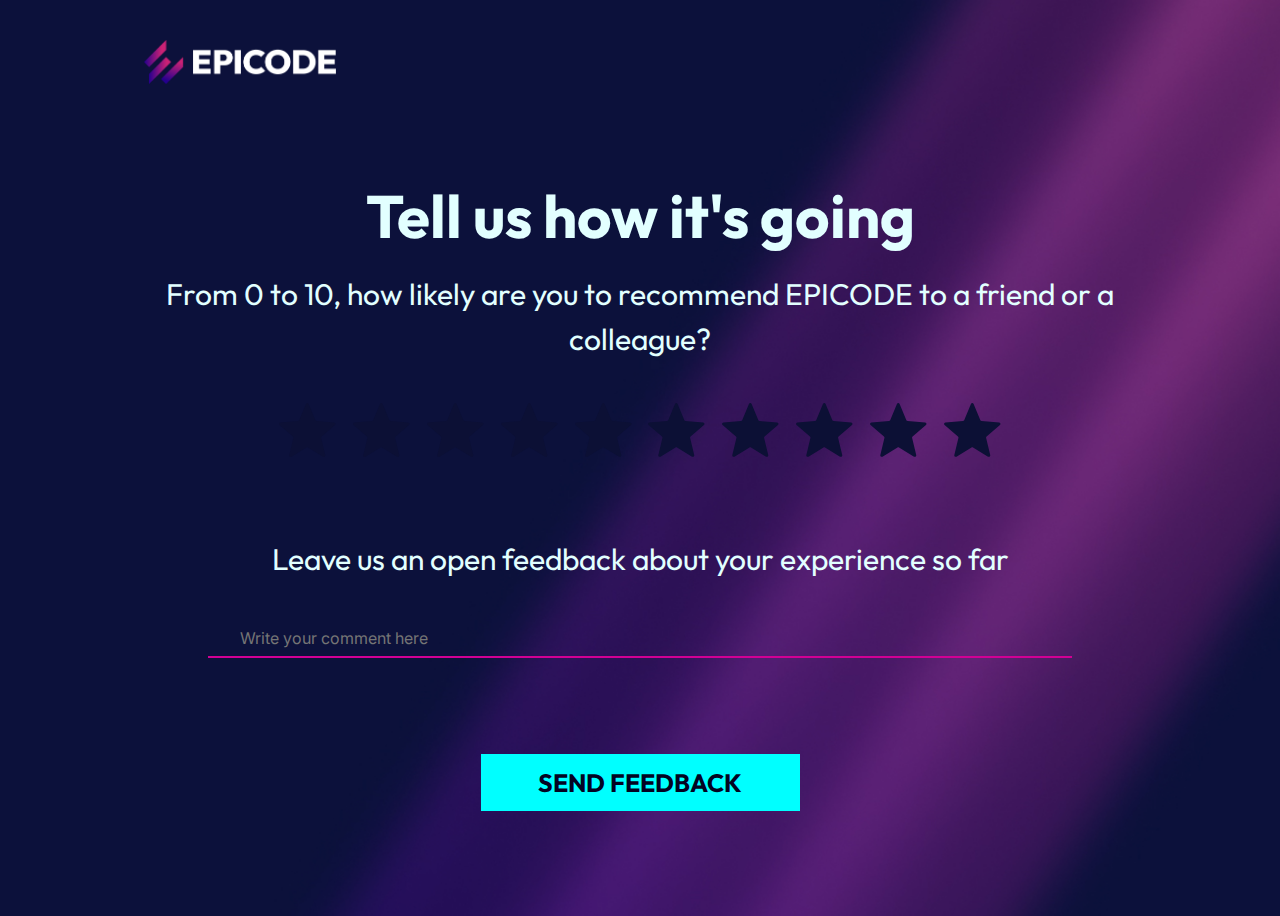
<file: stelline_mod.html>
<!DOCTYPE html>
<html lang="en">
  <head>
    <meta charset="UTF-8" />
    <meta name="viewport" content="width=device-width, initial-scale=1.0" />
    <link rel="stylesheet" href="assets/style/stelline_mod.css" />
    <link
      rel="stylesheet"
      href="https://cdnjs.cloudflare.com/ajax/libs/font-awesome/5.15.4/css/all.min.css"
    />
    <title>Feedback_page</title>
  </head>
  <body>
    <header>
      <img src="assets/images/epicode_logo.png" alt="LOGOEPICODE" />
    </header>
    <div class="mainBody">
      <h1>Tell us how it's going</h1>
      <h2>
        From 0 to 10, how likely are you to recommend EPICODE to a friend or a
        colleague?
      </h2>
      <div class="starRating">
        <div id="container">
          <svg
            class="space"
            width="57"
            height="56"
            viewBox="0 0 47 46"
            fill="white"
            xmlns="http://www.w3.org/2000/svg"
          >
            <path
              class="starsClass"
              d="M22.2044 1.55551C22.6143 0.569963 24.0104 0.569964 24.4203 1.55552L29.9874 14.9402C30.1602 15.3557 30.5509 15.6396 30.9994 15.6756L45.4494 16.834C46.5134 16.9193 46.9448 18.2471 46.1341 18.9415L35.1248 28.3722C34.7831 28.6649 34.6338 29.1242 34.7382 29.5619L38.1018 43.6626C38.3494 44.7009 37.2199 45.5215 36.309 44.9651L23.9379 37.4089C23.5538 37.1743 23.0709 37.1743 22.6868 37.4089L10.3157 44.9651C9.40478 45.5215 8.27528 44.7009 8.52295 43.6626L11.8865 29.5619C11.9909 29.1242 11.8416 28.6649 11.4999 28.3722L0.490575 18.9415C-0.320069 18.2471 0.111362 16.9193 1.17535 16.834L15.6253 15.6756C16.0738 15.6396 16.4645 15.3557 16.6374 14.9402L22.2044 1.55551Z"
              fill="black"
            />
          </svg>
          <svg
            class="space"
            width="57"
            height="56"
            viewBox="0 0 47 46"
            fill="white"
            xmlns="http://www.w3.org/2000/svg"
          >
            <path
              class="starsClass"
              d="M22.2044 1.55551C22.6143 0.569963 24.0104 0.569964 24.4203 1.55552L29.9874 14.9402C30.1602 15.3557 30.5509 15.6396 30.9994 15.6756L45.4494 16.834C46.5134 16.9193 46.9448 18.2471 46.1341 18.9415L35.1248 28.3722C34.7831 28.6649 34.6338 29.1242 34.7382 29.5619L38.1018 43.6626C38.3494 44.7009 37.2199 45.5215 36.309 44.9651L23.9379 37.4089C23.5538 37.1743 23.0709 37.1743 22.6868 37.4089L10.3157 44.9651C9.40478 45.5215 8.27528 44.7009 8.52295 43.6626L11.8865 29.5619C11.9909 29.1242 11.8416 28.6649 11.4999 28.3722L0.490575 18.9415C-0.320069 18.2471 0.111362 16.9193 1.17535 16.834L15.6253 15.6756C16.0738 15.6396 16.4645 15.3557 16.6374 14.9402L22.2044 1.55551Z"
              fill="black"
            />
          </svg>
          <svg
            class="space"
            width="57"
            height="56"
            viewBox="0 0 47 46"
            fill="white"
            xmlns="http://www.w3.org/2000/svg"
          >
            <path
              class="starsClass"
              d="M22.2044 1.55551C22.6143 0.569963 24.0104 0.569964 24.4203 1.55552L29.9874 14.9402C30.1602 15.3557 30.5509 15.6396 30.9994 15.6756L45.4494 16.834C46.5134 16.9193 46.9448 18.2471 46.1341 18.9415L35.1248 28.3722C34.7831 28.6649 34.6338 29.1242 34.7382 29.5619L38.1018 43.6626C38.3494 44.7009 37.2199 45.5215 36.309 44.9651L23.9379 37.4089C23.5538 37.1743 23.0709 37.1743 22.6868 37.4089L10.3157 44.9651C9.40478 45.5215 8.27528 44.7009 8.52295 43.6626L11.8865 29.5619C11.9909 29.1242 11.8416 28.6649 11.4999 28.3722L0.490575 18.9415C-0.320069 18.2471 0.111362 16.9193 1.17535 16.834L15.6253 15.6756C16.0738 15.6396 16.4645 15.3557 16.6374 14.9402L22.2044 1.55551Z"
              fill="black"
            />
          </svg>
          <svg
            class="space"
            width="57"
            height="56"
            viewBox="0 0 47 46"
            fill="white"
            xmlns="http://www.w3.org/2000/svg"
          >
            <path
              class="starsClass"
              d="M22.2044 1.55551C22.6143 0.569963 24.0104 0.569964 24.4203 1.55552L29.9874 14.9402C30.1602 15.3557 30.5509 15.6396 30.9994 15.6756L45.4494 16.834C46.5134 16.9193 46.9448 18.2471 46.1341 18.9415L35.1248 28.3722C34.7831 28.6649 34.6338 29.1242 34.7382 29.5619L38.1018 43.6626C38.3494 44.7009 37.2199 45.5215 36.309 44.9651L23.9379 37.4089C23.5538 37.1743 23.0709 37.1743 22.6868 37.4089L10.3157 44.9651C9.40478 45.5215 8.27528 44.7009 8.52295 43.6626L11.8865 29.5619C11.9909 29.1242 11.8416 28.6649 11.4999 28.3722L0.490575 18.9415C-0.320069 18.2471 0.111362 16.9193 1.17535 16.834L15.6253 15.6756C16.0738 15.6396 16.4645 15.3557 16.6374 14.9402L22.2044 1.55551Z"
              fill="black"
            />
          </svg>
          <svg
            class="space"
            width="57"
            height="56"
            viewBox="0 0 47 46"
            fill="white"
            xmlns="http://www.w3.org/2000/svg"
          >
            <path
              class="starsClass"
              d="M22.2044 1.55551C22.6143 0.569963 24.0104 0.569964 24.4203 1.55552L29.9874 14.9402C30.1602 15.3557 30.5509 15.6396 30.9994 15.6756L45.4494 16.834C46.5134 16.9193 46.9448 18.2471 46.1341 18.9415L35.1248 28.3722C34.7831 28.6649 34.6338 29.1242 34.7382 29.5619L38.1018 43.6626C38.3494 44.7009 37.2199 45.5215 36.309 44.9651L23.9379 37.4089C23.5538 37.1743 23.0709 37.1743 22.6868 37.4089L10.3157 44.9651C9.40478 45.5215 8.27528 44.7009 8.52295 43.6626L11.8865 29.5619C11.9909 29.1242 11.8416 28.6649 11.4999 28.3722L0.490575 18.9415C-0.320069 18.2471 0.111362 16.9193 1.17535 16.834L15.6253 15.6756C16.0738 15.6396 16.4645 15.3557 16.6374 14.9402L22.2044 1.55551Z"
              fill="black"
            />
          </svg>
          <svg
            class="space"
            width="57"
            height="56"
            viewBox="0 0 47 46"
            fill="white"
            xmlns="http://www.w3.org/2000/svg"
          >
            <path
              class="starsClass"
              d="M22.2044 1.55551C22.6143 0.569963 24.0104 0.569964 24.4203 1.55552L29.9874 14.9402C30.1602 15.3557 30.5509 15.6396 30.9994 15.6756L45.4494 16.834C46.5134 16.9193 46.9448 18.2471 46.1341 18.9415L35.1248 28.3722C34.7831 28.6649 34.6338 29.1242 34.7382 29.5619L38.1018 43.6626C38.3494 44.7009 37.2199 45.5215 36.309 44.9651L23.9379 37.4089C23.5538 37.1743 23.0709 37.1743 22.6868 37.4089L10.3157 44.9651C9.40478 45.5215 8.27528 44.7009 8.52295 43.6626L11.8865 29.5619C11.9909 29.1242 11.8416 28.6649 11.4999 28.3722L0.490575 18.9415C-0.320069 18.2471 0.111362 16.9193 1.17535 16.834L15.6253 15.6756C16.0738 15.6396 16.4645 15.3557 16.6374 14.9402L22.2044 1.55551Z"
              fill="black"
            />
          </svg>
          <svg
            class="space"
            width="57"
            height="56"
            viewBox="0 0 47 46"
            fill="white"
            xmlns="http://www.w3.org/2000/svg"
          >
            <path
              class="starsClass"
              d="M22.2044 1.55551C22.6143 0.569963 24.0104 0.569964 24.4203 1.55552L29.9874 14.9402C30.1602 15.3557 30.5509 15.6396 30.9994 15.6756L45.4494 16.834C46.5134 16.9193 46.9448 18.2471 46.1341 18.9415L35.1248 28.3722C34.7831 28.6649 34.6338 29.1242 34.7382 29.5619L38.1018 43.6626C38.3494 44.7009 37.2199 45.5215 36.309 44.9651L23.9379 37.4089C23.5538 37.1743 23.0709 37.1743 22.6868 37.4089L10.3157 44.9651C9.40478 45.5215 8.27528 44.7009 8.52295 43.6626L11.8865 29.5619C11.9909 29.1242 11.8416 28.6649 11.4999 28.3722L0.490575 18.9415C-0.320069 18.2471 0.111362 16.9193 1.17535 16.834L15.6253 15.6756C16.0738 15.6396 16.4645 15.3557 16.6374 14.9402L22.2044 1.55551Z"
              fill="black"
            />
          </svg>
          <svg
            class="space"
            width="57"
            height="56"
            viewBox="0 0 47 46"
            fill="white"
            xmlns="http://www.w3.org/2000/svg"
          >
            <path
              class="starsClass"
              d="M22.2044 1.55551C22.6143 0.569963 24.0104 0.569964 24.4203 1.55552L29.9874 14.9402C30.1602 15.3557 30.5509 15.6396 30.9994 15.6756L45.4494 16.834C46.5134 16.9193 46.9448 18.2471 46.1341 18.9415L35.1248 28.3722C34.7831 28.6649 34.6338 29.1242 34.7382 29.5619L38.1018 43.6626C38.3494 44.7009 37.2199 45.5215 36.309 44.9651L23.9379 37.4089C23.5538 37.1743 23.0709 37.1743 22.6868 37.4089L10.3157 44.9651C9.40478 45.5215 8.27528 44.7009 8.52295 43.6626L11.8865 29.5619C11.9909 29.1242 11.8416 28.6649 11.4999 28.3722L0.490575 18.9415C-0.320069 18.2471 0.111362 16.9193 1.17535 16.834L15.6253 15.6756C16.0738 15.6396 16.4645 15.3557 16.6374 14.9402L22.2044 1.55551Z"
              fill="black"
            />
          </svg>
          <svg
            class="space"
            width="57"
            height="56"
            viewBox="0 0 47 46"
            fill="white"
            xmlns="http://www.w3.org/2000/svg"
          >
            <path
              class="starsClass"
              d="M22.2044 1.55551C22.6143 0.569963 24.0104 0.569964 24.4203 1.55552L29.9874 14.9402C30.1602 15.3557 30.5509 15.6396 30.9994 15.6756L45.4494 16.834C46.5134 16.9193 46.9448 18.2471 46.1341 18.9415L35.1248 28.3722C34.7831 28.6649 34.6338 29.1242 34.7382 29.5619L38.1018 43.6626C38.3494 44.7009 37.2199 45.5215 36.309 44.9651L23.9379 37.4089C23.5538 37.1743 23.0709 37.1743 22.6868 37.4089L10.3157 44.9651C9.40478 45.5215 8.27528 44.7009 8.52295 43.6626L11.8865 29.5619C11.9909 29.1242 11.8416 28.6649 11.4999 28.3722L0.490575 18.9415C-0.320069 18.2471 0.111362 16.9193 1.17535 16.834L15.6253 15.6756C16.0738 15.6396 16.4645 15.3557 16.6374 14.9402L22.2044 1.55551Z"
              fill="black"
            />
          </svg>
          <svg
            class="space"
            width="57"
            height="56"
            viewBox="0 0 47 46"
            fill="white"
            xmlns="http://www.w3.org/2000/svg"
          >
            <path
              class="starsClass"
              d="M22.2044 1.55551C22.6143 0.569963 24.0104 0.569964 24.4203 1.55552L29.9874 14.9402C30.1602 15.3557 30.5509 15.6396 30.9994 15.6756L45.4494 16.834C46.5134 16.9193 46.9448 18.2471 46.1341 18.9415L35.1248 28.3722C34.7831 28.6649 34.6338 29.1242 34.7382 29.5619L38.1018 43.6626C38.3494 44.7009 37.2199 45.5215 36.309 44.9651L23.9379 37.4089C23.5538 37.1743 23.0709 37.1743 22.6868 37.4089L10.3157 44.9651C9.40478 45.5215 8.27528 44.7009 8.52295 43.6626L11.8865 29.5619C11.9909 29.1242 11.8416 28.6649 11.4999 28.3722L0.490575 18.9415C-0.320069 18.2471 0.111362 16.9193 1.17535 16.834L15.6253 15.6756C16.0738 15.6396 16.4645 15.3557 16.6374 14.9402L22.2044 1.55551Z"
              fill="black"
            />
          </svg>
        </div>
      </div>
      <form action="">
        <h2>Leave us an open feedback about your experience so far</h2>
        <div>
          <input
            id="comment"
            type="text"
            placeholder="Write your comment here"
          />
        </div>
        <button type="button" id="sendButtonId">SEND FEEDBACK</button>
      </form>
    </div>
    <script src="stelline_mod.js"></script>
  </body>
</html>
</file>
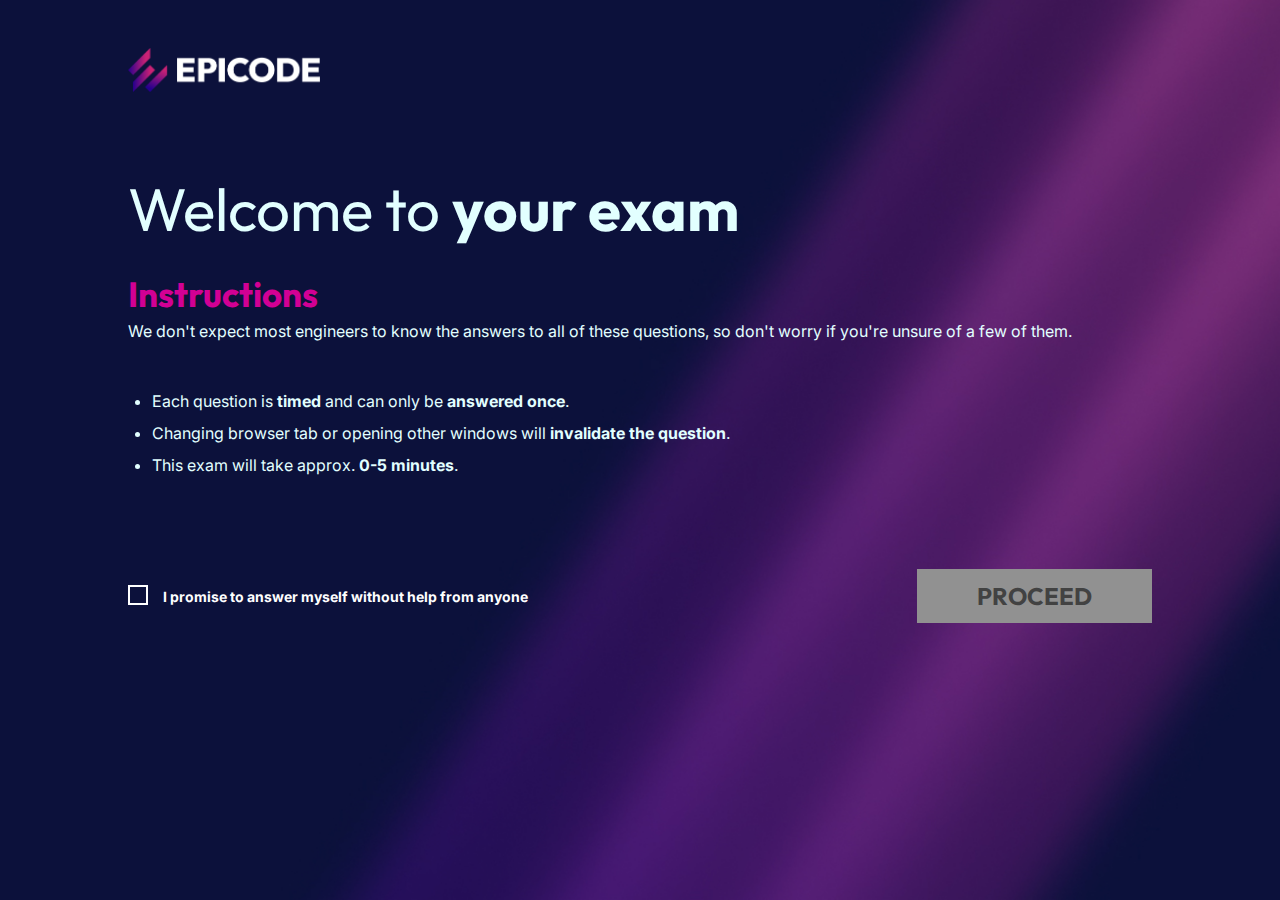
<file: welcome_page.html>
<!DOCTYPE html>
<html lang="en">
  <head>
    <meta charset="UTF-8" />
    <meta name="viewport" content="width=device-width, initial-scale=1.0" />
    <link href="./assets/style/reset.css" rel="stylesheet" />
    <link href="./assets/style/index.css" rel="stylesheet" />
    <link href="assets/style/welcome_page.css" rel="stylesheet">
    <title>Welcome_page</title>
  </head>
  <body>
    <header>
      <img src="./assets/images/epicode_logo.png" id="logo" />
    </header>
    <main>
        <h1>Welcome to <span class="bold">your exam</span></h1>
        <h3 class="highlight bold">Instructions<h/3>
        <p>We don't expect most engineers to know the answers to all of these questions, so don't worry if you're unsure of a few of them.</p>
        <ul>
            <li>Each question is <span class="bold">timed</span> and can only be <span class="bold">answered once</span>.</li>
            <li>Changing browser tab or opening other windows will <span class="bold">invalidate the question</span>.</li>
            <li>This exam will take approx. <span class="bold">0-5 minutes</span>.</li>
        </ul>
        <div id="flex">
            <div>
              <div id="checkboxDiv" class="checkbox-wrapper-28">
                <input id="tmp-28" type="checkbox" class="promoted-input-checkbox" required/>
                <svg><use xlink:href="#checkmark-28" /></svg>
                <label for="tmp-28" class="bold smallerFont">
                  I promise to answer myself without help from anyone   
                </label>
                <svg xmlns="http://www.w3.org/2000/svg" style="display: none">
                  <symbol id="checkmark-28" viewBox="0 0 24 24">
                    <path stroke-linecap="round" stroke-miterlimit="10" fill="none"  d="M22.9 3.7l-15.2 16.6-6.6-7.1">
                    </path>
                  </symbol>
                </svg>
                <!-- <h6 id="checked" class="h6"></h6> -->
              </div>
            </div>
            <div>
              <button id="button" class="bold">PROCEED</button>
            </div>
        </div>
    </main>
    <script src="welcome_page.js"></script>
  </body>
</html>
</file>
<file: assets/style/stelline_mod.css>
@import url("https://fonts.googleapis.com/css2?family=Inter:wght@100..900&family=Outfit:wght@100..900&display=swap");

* {
  color: #e2ffff;
  font-size: 16px;
  font-family: "Inter", sans-serif;
  font-weight: 400;
}

h1,
h2,
h3,
h4,
h5,
h6 {
  font-family: "Outfit", sans-serif;
}

h1 {
  font-size: 60px;
  font-weight: 700;
  margin-top: 1.5em;
  margin-bottom: 0.3em;
}

h2 {
  font-size: 30px;
  margin: 0;
  line-height: 1.5em;
}

body {
  height: 100vh;
  background-image: url(../images/bg.jpg);
  background-repeat: no-repeat;
  background-size: cover;
  width: 80%;
  min-width: 500px;
  margin-inline: auto;
}

header img {
  width: 12em;
  margin-left: 1em;
  margin-top: 2em;
}

button {
  margin-top: 6rem;
  margin-bottom: 1em;
  background-color: #00ffff;
  color: rgb(3, 3, 34);
  font-size: 25px;
  font-family: "Outfit", sans-serif;
  font-weight: 700;
  border: none;
  padding-left: 2.3em;
  padding-right: 2.3em;
  padding-top: 0.5em;
  padding-bottom: 0.5em;
  cursor: pointer;
}

button:hover {
  box-shadow: -1px 1px 40px -1px rgba(0, 255, 255, 0.86);
}

.highlight {
  color: #d20094;
}

.mainBody {
  text-align: center;
}

input {
  background-color: transparent;
  width: 800px;
  height: 20px;
  outline: 0;
  border-width: 0 0 2px;
  border-color: #d20094;
}

.starCheck {
  cursor: pointer;
}

.starRating {
  margin-top: 2.5em;
  margin-bottom: 4em;
}

.star {
  width: 50px;
  height: 50px;
  cursor: pointer;
  margin: 10px;
  fill: #d20094;
}

form h2 {
  margin-bottom: 1.5em;
  margin-top: 2.5em;
}

.starsClass {
  cursor: pointer;
}

.starsClass {
  fill: #0c1035;
}

.newStarsClass {
  fill: #00ffff;
}

.space {
  margin-left: 0.4em;
  margin-right: 0.4em;
}

#comment {
  padding-left: 2em;
  padding-right: 2em;
  padding-bottom: 0.5em;
}

.glow {
  filter: drop-shadow(-5px 5px 20px #00ffff);
}

h3 {
  font-weight: 700;
  font-size: 60px;
  text-align: center;
  margin-top: 4.5em;
  margin-bottom: 1em;
}

p {
  font-size: 30px;
  text-align: center;
  margin-bottom: 2em;
}
</file>
<file: assets/style/index.css>
@import url("https://fonts.googleapis.com/css2?family=Inter:wght@100..900&family=Outfit:wght@100..900&display=swap");

* {
  color: #e2ffff;
  font-size: 16px;
  font-family: "Inter", sans-serif;
}

h1,
h2,
h3,
h4,
h5,
h6 {
  font-family: "Outfit", sans-serif;
}

h1 {
  font-size: 60px;
}

h2 {
  font-size: 2em;
}

p {
  line-height: 1.8em;
}

body {
  height: 100vh;
  background-image: url(../images/bg.jpg);
  background-repeat: no-repeat;
  background-size: cover;
  width: 80%;
  min-width: 500px;
  margin-inline: auto;
}

header img {
  width: 12em;
  margin-left: 1em;
  margin-top: 2em;
}

button {
  margin-top: 4rem;
  background-color: #00ffff;
  color: rgb(3, 3, 34);
  font-size: 1.5em;
  font-family: "Inter", sans-serif;
  font-weight: 700;
  border: none;
  padding-block: 1em;
  padding-inline: 3em;
}

button:hover {
  box-shadow: -1px 1px 40px -1px rgba(0, 255, 255, 0.86);
}

.highlight {
  color: #d20094;
}

/* .main-page-form{
    display: flex;
    justify-content: space-around;
    align-items: center;
} */
</file>
<file: assets/style/welcome_page.css>
* {
  font-weight: 400;
}

body {
  line-height: 2em;
  min-width: 800px;
}

#logo {
  margin-left: 0;
  margin-top: 3em;
}

.bold {
  font-weight: 700;
}

h1 {
  margin-top: 1.5em;
}

h3 {
  font-size: 35px;
  margin-top: 1.5em;
  padding-bottom: 0.5em;
}

ul {
  padding: 1.5em;
  margin-top: 1em;
}

.smallerFont {
  font-size: 14px;
}

.h6 {
  font-size: 14px;
  font-weight: 600;
  color: #d20094;
  margin-left: 2em;
}

#button {
  font-family: "Outfit", sans-serif;
  margin: 0;
  padding-top: 0.5em;
  padding-bottom: 0.5em;
  padding-left: 2.5em;
  padding-right: 2.5em;
  background-color: rgb(145, 145, 145);
  color: rgb(66, 66, 66);
}

button:hover {
  box-shadow: none;
}

.glow:hover {
  box-shadow: -1px 1px 40px -1px rgba(0, 255, 255, 0.86);
}

#flex {
  margin-top: 4em;
  display: flex;
  justify-content: space-between;
  align-items: center;
}

/*CHECKBOX STYLE*/

.checkbox-wrapper-28 {
  --size: 20px;
  position: relative;
}

.checkbox-wrapper-28 *,
.checkbox-wrapper-28 *:before,
.checkbox-wrapper-28 *:after {
  box-sizing: border-box;
}

.checkbox-wrapper-28 .promoted-input-checkbox {
  border: 0;
  clip: rect(0 0 0 0);
  height: 1px;
  margin: -1px;
  overflow: hidden;
  padding: 0;
  position: absolute;
  width: 1px;
}

.checkbox-wrapper-28 input:checked ~ svg {
  height: calc(var(--size) * 0.6);
  -webkit-animation: draw-checkbox-28 ease-in-out 0.2s forwards;
  animation: draw-checkbox-28 ease-in-out 0.2s forwards;
}
.checkbox-wrapper-28 label:active::after {
  background-color: #030231;
}
.checkbox-wrapper-28 label {
  color: #ffffff;
  line-height: var(--size);
  cursor: pointer;
  position: relative;
}
.checkbox-wrapper-28 label:after {
  content: "";
  height: var(--size);
  width: var(--size);
  margin-right: 15px;
  float: left;
  border: 2px solid #ffffff;
  transition: 0.15s all ease-out;
  margin-top: 5px;
}
.checkbox-wrapper-28 svg {
  stroke: #d20094;
  stroke-width: 5px;
  height: 0;
  width: calc(var(--size) * 0.6);
  position: absolute;
  left: calc(var(--size) * 0.21);
  top: calc(var(--size) * 0.4);
  stroke-dasharray: 33;
}

@-webkit-keyframes draw-checkbox-28 {
  0% {
    stroke-dashoffset: 33;
  }
  100% {
    stroke-dashoffset: 0;
  }
}

@keyframes draw-checkbox-28 {
  0% {
    stroke-dashoffset: 33;
  }
  100% {
    stroke-dashoffset: 0;
  }
}
</file>
